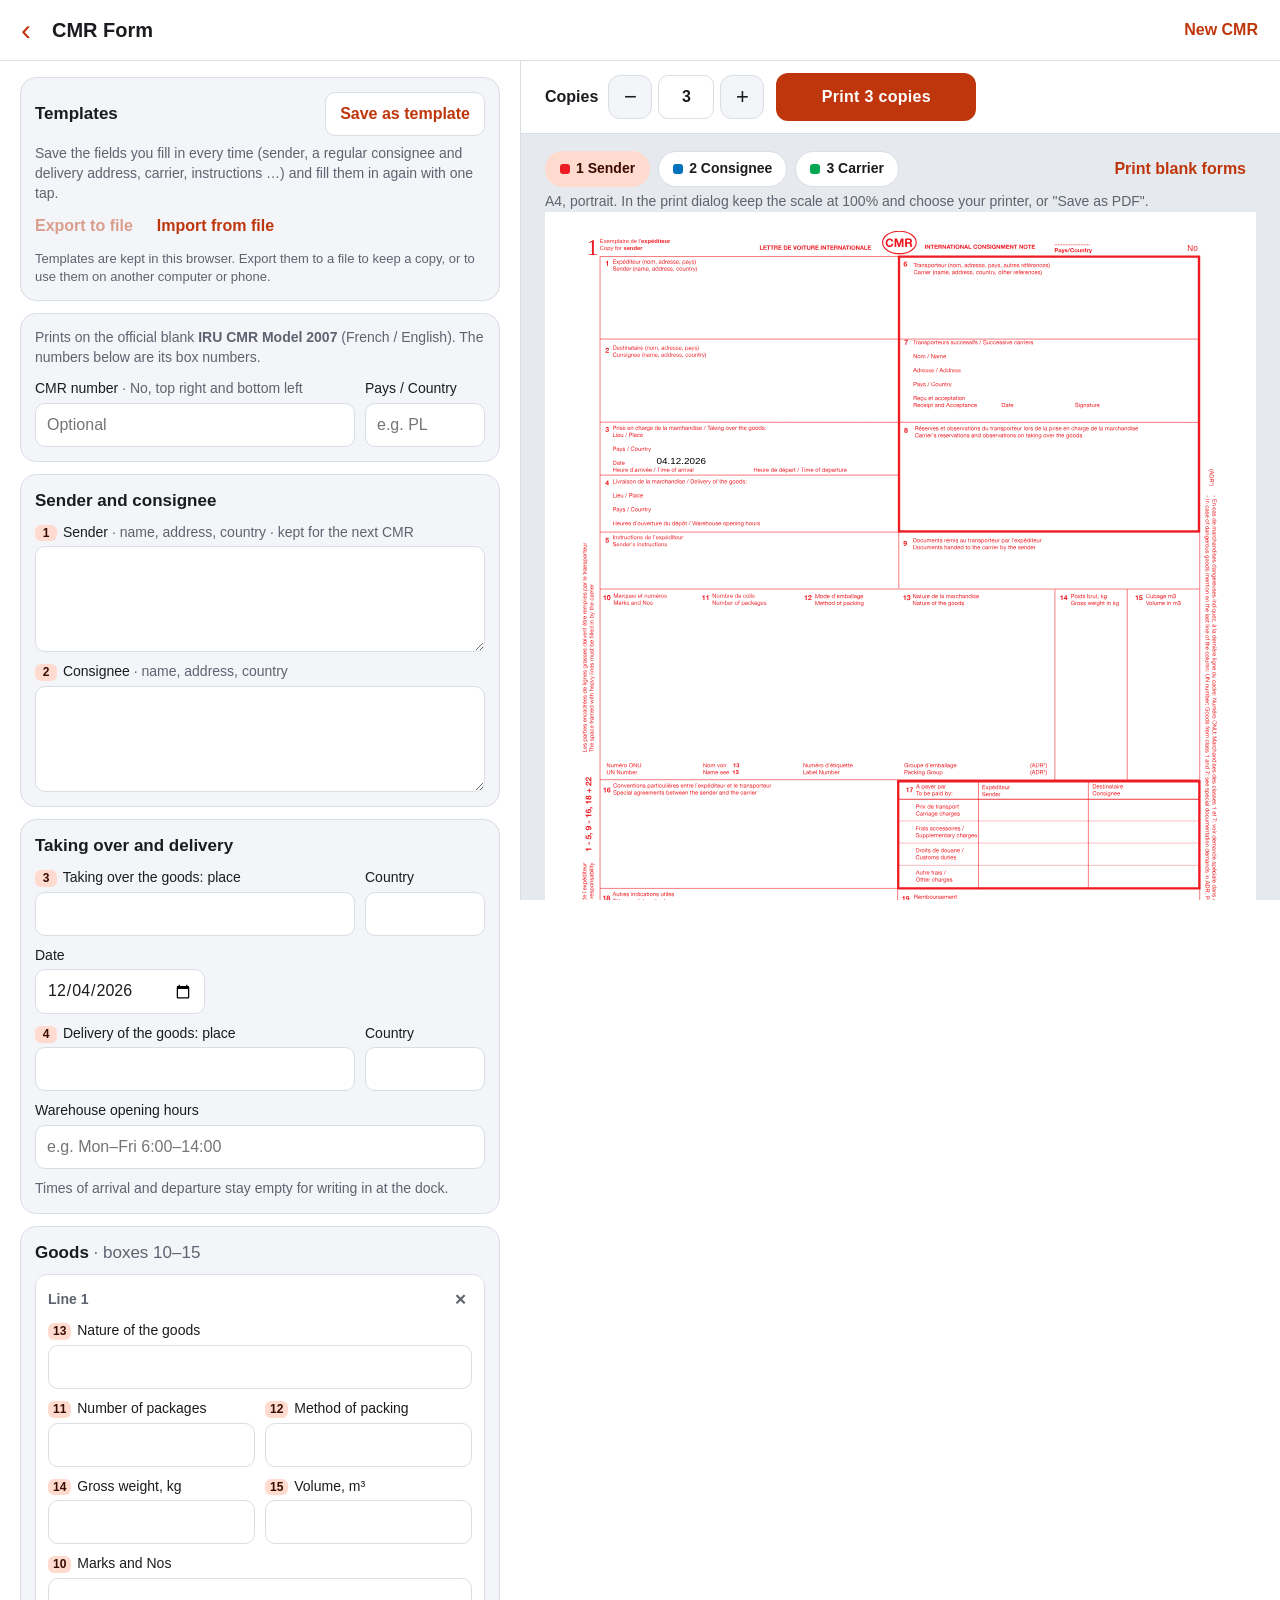
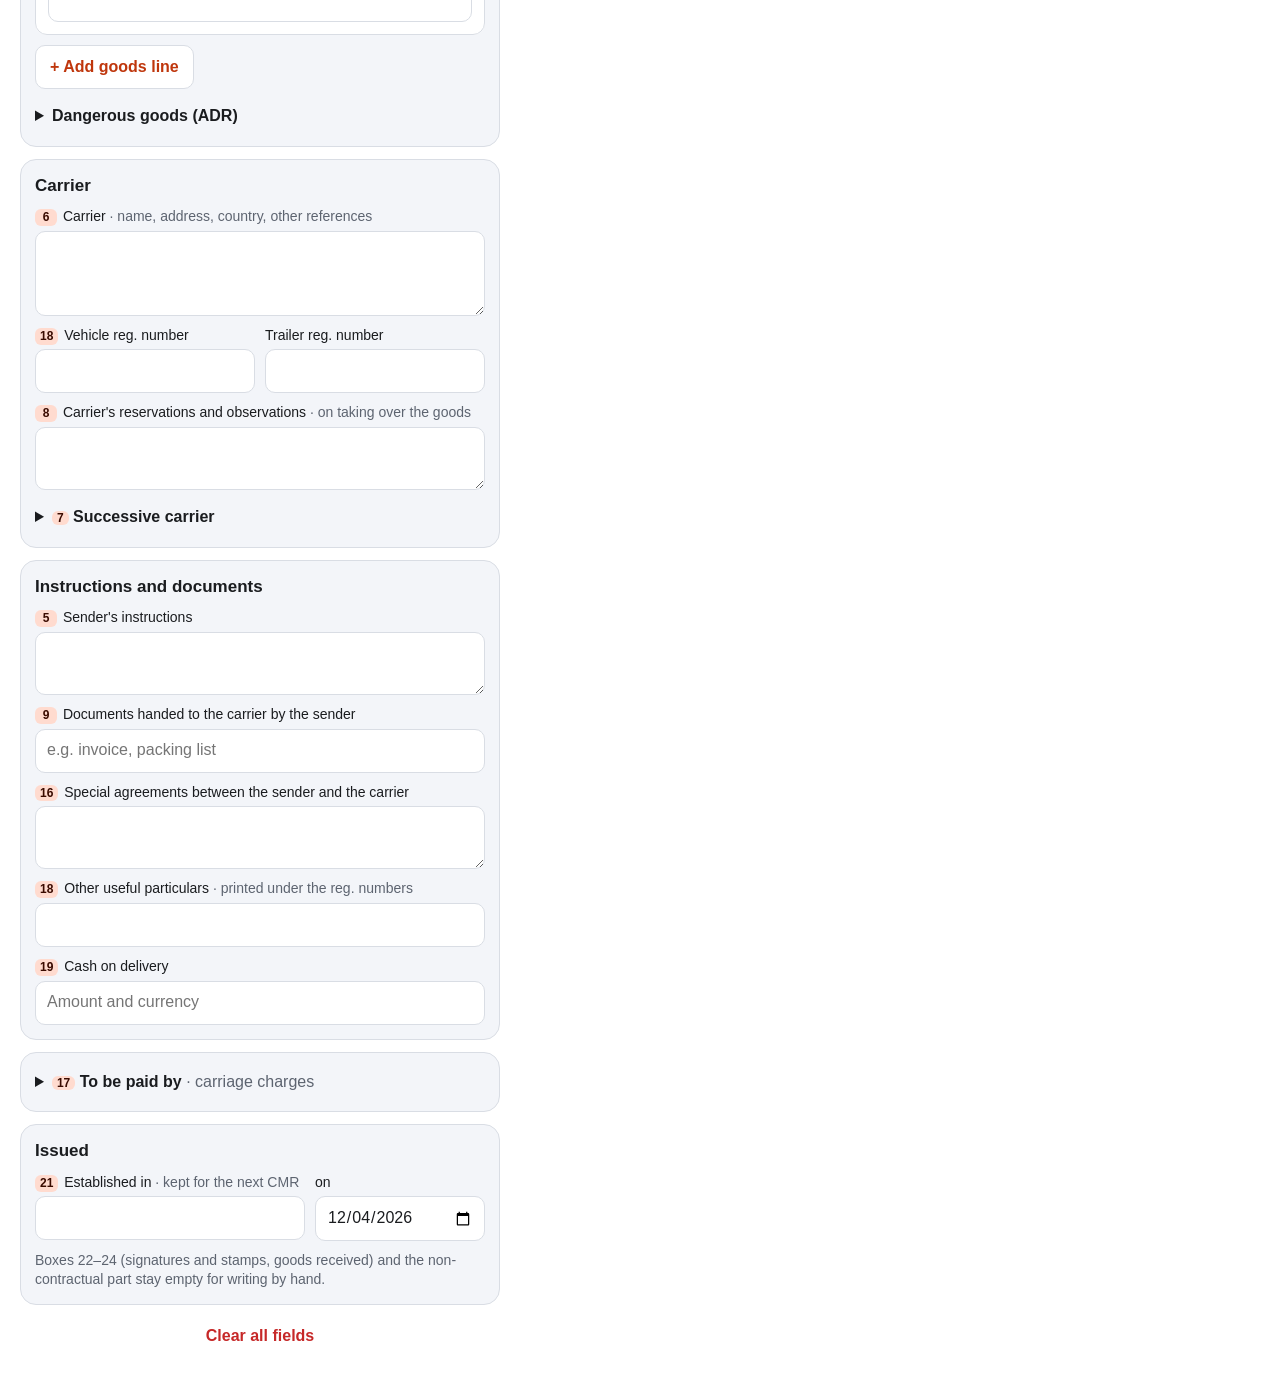
<file: cmr/index.html>
<!doctype html>
<html lang="en">
<head>
  <meta charset="utf-8">
  <meta name="viewport" content="width=device-width, initial-scale=1, viewport-fit=cover">
  <title>CMR Form</title>
  <meta name="description" content="Fill in the CMR consignment note and print it on the official IRU CMR Model 2007 form, as many copies as you need.">
  <meta name="theme-color" content="#BF360C">
  <meta name="apple-mobile-web-app-capable" content="yes">
  <meta name="mobile-web-app-capable" content="yes">
  <meta name="apple-mobile-web-app-title" content="CMR Form">
  <meta name="apple-mobile-web-app-status-bar-style" content="default">
  <link rel="manifest" href="manifest.webmanifest">
  <link rel="apple-touch-icon" href="icons/apple-touch-icon.png">
  <link rel="icon" type="image/svg+xml" href="icons/icon.svg">
  <link rel="stylesheet" href="styles.css">
  <script type="module" src="js/app.js"></script>
</head>
<body>
<div class="app">
  <header class="topbar">
    <a class="back" href="../" aria-label="Warehouse Tools">‹</a>
    <h1>CMR Form</h1>
    <button id="new-btn" class="text-btn" type="button">New CMR</button>
  </header>

  <div class="layout">
    <form id="form" class="editor" autocomplete="off" novalidate>

      <section class="card templates">
        <div class="card-head">
          <h2>Templates</h2>
          <button id="tpl-save" class="secondary-btn" type="button">Save as template</button>
        </div>
        <p id="tpl-empty" class="hint">Save the fields you fill in every time (sender, a regular consignee and delivery address, carrier, instructions …) and fill them in again with one tap.</p>
        <ul id="tpl-list" class="tpl-list"></ul>
        <div class="tpl-file">
          <button id="tpl-export" class="text-btn" type="button">Export to file</button>
          <button id="tpl-import-btn" class="text-btn" type="button">Import from file</button>
          <input id="tpl-import" type="file" accept=".json,application/json" hidden>
        </div>
        <p class="hint small">Templates are kept in this browser. Export them to a file to keep a copy, or to use them on another computer or phone.</p>
      </section>

      <section class="card">
        <p class="form-note">Prints on the official blank <strong>IRU CMR Model 2007</strong> (French / English). The numbers below are its box numbers.</p>
        <div class="row">
          <label class="field grow">
            <span class="fl">CMR number <span class="muted">· No, top right and bottom left</span></span>
            <input data-key="no" type="text" placeholder="Optional" spellcheck="false">
          </label>
          <label class="field country">
            <span class="fl">Pays / Country</span>
            <input data-key="country" type="text" placeholder="e.g. PL" autocapitalize="characters" spellcheck="false">
          </label>
        </div>
      </section>

      <section class="card">
        <h2>Sender and consignee</h2>
        <label class="field">
          <span class="fl"><b>1</b> Sender <span class="muted">· name, address, country · kept for the next CMR</span></span>
          <textarea data-key="sender" rows="4"></textarea>
        </label>
        <label class="field">
          <span class="fl"><b>2</b> Consignee <span class="muted">· name, address, country</span></span>
          <textarea data-key="consignee" rows="4"></textarea>
        </label>
      </section>

      <section class="card">
        <h2>Taking over and delivery</h2>
        <div class="row">
          <label class="field grow">
            <span class="fl"><b>3</b> Taking over the goods: place</span>
            <input data-key="takeoverPlace" type="text">
          </label>
          <label class="field country">
            <span class="fl">Country</span>
            <input data-key="takeoverCountry" type="text">
          </label>
          <label class="field date">
            <span class="fl">Date</span>
            <input data-key="takeoverDate" type="date">
          </label>
        </div>
        <div class="row">
          <label class="field grow">
            <span class="fl"><b>4</b> Delivery of the goods: place</span>
            <input data-key="deliveryPlace" type="text">
          </label>
          <label class="field country">
            <span class="fl">Country</span>
            <input data-key="deliveryCountry" type="text">
          </label>
        </div>
        <label class="field">
          <span class="fl">Warehouse opening hours</span>
          <input data-key="deliveryHours" type="text" placeholder="e.g. Mon–Fri 6:00–14:00">
        </label>
        <p class="hint">Times of arrival and departure stay empty for writing in at the dock.</p>
      </section>

      <section class="card">
        <h2>Goods <span class="muted">· boxes 10–15</span></h2>
        <div id="items"></div>
        <button id="add-item" class="secondary-btn" type="button">+ Add goods line</button>
        <p id="goods-total" class="total-line"></p>
        <details class="sub" id="adr-details">
          <summary>Dangerous goods (ADR)</summary>
          <p class="hint">Printed on the last line of the goods box. Write the proper shipping name in 13 Nature of the goods.</p>
          <div class="row">
            <label class="field grow"><span class="fl">UN number</span><input data-key="adrUn" type="text" inputmode="numeric"></label>
            <label class="field grow"><span class="fl">Label number</span><input data-key="adrLabel" type="text"></label>
            <label class="field grow"><span class="fl">Packing group</span><input data-key="adrGroup" type="text"></label>
          </div>
        </details>
      </section>

      <section class="card">
        <h2>Carrier</h2>
        <label class="field">
          <span class="fl"><b>6</b> Carrier <span class="muted">· name, address, country, other references</span></span>
          <textarea data-key="carrier" rows="3"></textarea>
        </label>
        <div class="row">
          <label class="field grow"><span class="fl"><b>18</b> Vehicle reg. number</span><input data-key="truck" type="text" autocapitalize="characters" spellcheck="false"></label>
          <label class="field grow"><span class="fl">Trailer reg. number</span><input data-key="trailer" type="text" autocapitalize="characters" spellcheck="false"></label>
        </div>
        <label class="field">
          <span class="fl"><b>8</b> Carrier's reservations and observations <span class="muted">· on taking over the goods</span></span>
          <textarea data-key="reservations" rows="2"></textarea>
        </label>
        <details class="sub">
          <summary><b>7</b> Successive carrier</summary>
          <label class="field"><span class="fl">Name</span><input data-key="succName" type="text"></label>
          <label class="field"><span class="fl">Address</span><input data-key="succAddress" type="text"></label>
          <label class="field"><span class="fl">Country</span><input data-key="succCountry" type="text"></label>
        </details>
      </section>

      <section class="card">
        <h2>Instructions and documents</h2>
        <label class="field">
          <span class="fl"><b>5</b> Sender's instructions</span>
          <textarea data-key="instructions" rows="2"></textarea>
        </label>
        <label class="field">
          <span class="fl"><b>9</b> Documents handed to the carrier by the sender</span>
          <input data-key="documents" type="text" placeholder="e.g. invoice, packing list">
        </label>
        <label class="field">
          <span class="fl"><b>16</b> Special agreements between the sender and the carrier</span>
          <textarea data-key="special" rows="2"></textarea>
        </label>
        <label class="field">
          <span class="fl"><b>18</b> Other useful particulars <span class="muted">· printed under the reg. numbers</span></span>
          <input data-key="other" type="text">
        </label>
        <label class="field">
          <span class="fl"><b>19</b> Cash on delivery</span>
          <input data-key="cod" type="text" placeholder="Amount and currency">
        </label>
      </section>

      <section class="card">
        <details class="sub">
          <summary><b>17</b> To be paid by <span class="muted">· carriage charges</span></summary>
          <p class="hint">Write the currency with the amount, e.g. 1 250,00 EUR.</p>
          <div class="charges-grid" id="charges"></div>
        </details>
      </section>

      <section class="card">
        <h2>Issued</h2>
        <div class="row">
          <label class="field grow">
            <span class="fl"><b>21</b> Established in <span class="muted">· kept for the next CMR</span></span>
            <input data-key="issuedPlace" type="text">
          </label>
          <label class="field date">
            <span class="fl">on</span>
            <input data-key="issuedDate" type="date">
          </label>
        </div>
        <p class="hint">Boxes 22–24 (signatures and stamps, goods received) and the non-contractual part stay empty for writing by hand.</p>
      </section>

      <button id="clear-btn" class="text-btn danger clear" type="button">Clear all fields</button>
    </form>

    <aside class="preview-pane" aria-label="Print preview">
      <div class="printbar">
        <div class="copies">
          <span class="copies-label">Copies</span>
          <button id="copies-minus" class="step" type="button" aria-label="Fewer copies">−</button>
          <input id="copies" type="number" min="1" max="10" inputmode="numeric" aria-label="Number of copies">
          <button id="copies-plus" class="step" type="button" aria-label="More copies">+</button>
        </div>
        <button id="print-btn" class="primary-btn" type="button" disabled>Print</button>
      </div>
      <div class="pane-body">
        <div class="pane-head">
          <div id="copy-chips" class="chips copy-chips" aria-label="Preview copy"></div>
          <button id="blank-btn" class="text-btn" type="button">Print blank forms</button>
        </div>
        <p id="fit-warning" class="fit-warning" role="status" hidden></p>
        <p class="hint print-hint">A4, portrait. In the print dialog keep the scale at 100% and choose your printer, or "Save as PDF".</p>
        <div id="preview-wrap" class="preview-wrap"><div id="preview" class="preview"></div></div>
      </div>
    </aside>
  </div>
</div>

<dialog id="tpl-dialog" class="dialog" aria-labelledby="tpl-dialog-title">
  <form id="tpl-form" method="dialog">
    <h2 id="tpl-dialog-title">Save as template</h2>
    <label class="field">
      <span class="fl">Name</span>
      <input id="tpl-name" type="text" maxlength="80" required placeholder="e.g. Muster Handel, Dortmund" autocomplete="off">
    </label>
    <fieldset class="tpl-groups">
      <legend class="fl">Save these fields</legend>
      <div id="tpl-groups"></div>
    </fieldset>
    <p class="hint small">Parts that are empty are not listed. The CMR number, the dates and the carrier's reservations are never saved.</p>
    <p id="tpl-error" class="tpl-error" role="alert" hidden></p>
    <div class="dialog-actions">
      <button class="text-btn" type="button" id="tpl-cancel">Cancel</button>
      <button class="primary-btn" type="submit" id="tpl-confirm">Save template</button>
    </div>
  </form>
</dialog>

<div id="toast" class="toast" role="status" hidden><span id="toast-text"></span><button id="toast-undo" class="text-btn" type="button" hidden>Undo</button></div>

<datalist id="packing-list">
  <option value="EUR pallet">
  <option value="Pallet">
  <option value="Carton">
  <option value="Box">
  <option value="Crate">
  <option value="Bag">
  <option value="Drum">
  <option value="Roll">
  <option value="Bundle">
  <option value="Loose">
</datalist>

<!-- IRU's blank form, loaded from template/iru-cmr-2007.svg and drawn on every page. -->
<div id="form-art" class="form-art" aria-hidden="true"></div>
<!-- The pages that go to the printer: built when printing, hidden on screen. -->
<div id="print-root" class="print-root" aria-hidden="true"></div>
</body>
</html>
</file>
<file: cmr/styles.css>
:root {
  --bg: #ffffff;
  --surface: #f3f5f9;
  --pane: #e6e9ee;
  --text: #1a1c1f;
  --muted: #5d6470;
  --line: #d9dde4;
  --field: #ffffff;
  --primary: #bf360c;
  --on-primary: #ffffff;
  --primary-soft: #ffdbcf;
  --on-primary-soft: #3a0b00;
  --danger: #c62828;
  color-scheme: light;
}

@media (prefers-color-scheme: dark) {
  :root {
    --bg: #111318;
    --surface: #1d2027;
    --pane: #0b0d10;
    --text: #e3e5ea;
    --muted: #a3a9b4;
    --line: #353a44;
    --field: #15181d;
    --primary: #ffb59d;
    --on-primary: #5d1900;
    --primary-soft: #6e2710;
    --on-primary-soft: #ffdbcf;
    --danger: #ffb4ab;
    color-scheme: dark;
  }
}

* { box-sizing: border-box; }

html, body {
  margin: 0;
  background: var(--bg);
  color: var(--text);
  font: 16px/1.4 -apple-system, BlinkMacSystemFont, "Segoe UI", Roboto, Helvetica, Arial, sans-serif;
  -webkit-text-size-adjust: 100%;
  -webkit-tap-highlight-color: transparent;
}

button, input, select, textarea { font: inherit; color: inherit; }
button { cursor: pointer; }
[hidden] { display: none !important; }

/* ---------- Top bar ---------- */

.topbar {
  position: sticky;
  top: 0;
  z-index: 5;
  display: flex;
  align-items: center;
  gap: 4px;
  padding: calc(env(safe-area-inset-top) + 8px) 12px 8px 4px;
  border-bottom: 1px solid var(--line);
  background: var(--bg);
}
.topbar h1 { flex: 1; margin: 0; font-size: 20px; font-weight: 600; }
.back {
  display: grid;
  place-items: center;
  width: 44px;
  height: 44px;
  border-radius: 22px;
  color: var(--primary);
  font-size: 30px;
  line-height: 1;
  text-decoration: none;
}
.back:active { background: var(--surface); }

.text-btn {
  border: 0;
  background: none;
  color: var(--primary);
  font-weight: 600;
  padding: 8px 10px;
  border-radius: 8px;
}
.text-btn:hover { background: var(--surface); }
.text-btn.danger { color: var(--danger); }

.icon-btn {
  border: 0;
  background: none;
  color: var(--muted);
  width: 36px;
  height: 36px;
  border-radius: 18px;
  font-size: 15px;
  flex: none;
}
.icon-btn:hover { background: var(--surface); color: var(--text); }

.primary-btn {
  border: 0;
  border-radius: 12px;
  padding: 0 20px;
  min-height: 48px;
  background: var(--primary);
  color: var(--on-primary);
  font-weight: 700;
  letter-spacing: 0.02em;
  white-space: nowrap;
}
.primary-btn:active { filter: brightness(0.92); }

.secondary-btn {
  border: 1px solid var(--line);
  border-radius: 10px;
  padding: 10px 14px;
  background: var(--bg);
  color: var(--primary);
  font-weight: 600;
}
.secondary-btn:hover { background: var(--surface); }

/* ---------- Layout ---------- */

.layout { display: block; }

.editor {
  max-width: 640px;
  margin: 0 auto;
  padding: 12px 12px 8px;
}

.preview-pane { background: var(--pane); }
.pane-body { padding: 16px 16px 120px; }
.pane-head { display: flex; flex-wrap: wrap; align-items: center; gap: 8px; justify-content: space-between; }
.print-hint { margin: 8px 0 12px; }

.preview-wrap { position: relative; overflow: hidden; }
.preview { transform-origin: 0 0; width: max-content; }
.preview .sheet { box-shadow: 0 1px 3px rgba(0, 0, 0, 0.25), 0 6px 24px rgba(0, 0, 0, 0.12); }

/* Phones: copies and Print stay at the bottom of the screen. */
.printbar {
  position: fixed;
  left: 0;
  right: 0;
  bottom: 0;
  z-index: 6;
  display: flex;
  align-items: center;
  gap: 12px;
  padding: 10px 16px calc(env(safe-area-inset-bottom) + 10px);
  border-top: 1px solid var(--line);
  background: var(--bg);
}
.printbar .primary-btn { flex: 1; min-width: 0; padding: 0 12px; }
.editor { padding-bottom: 24px; }
@media (max-width: 480px) { .printbar .copies-label { display: none; } }

@media (min-width: 1000px) {
  .layout {
    display: grid;
    grid-template-columns: minmax(400px, 520px) 1fr;
    align-items: start;
  }
  .editor { max-width: none; margin: 0; padding: 16px 20px 40px; }
  .preview-pane {
    position: sticky;
    top: 61px;
    height: calc(100vh - 61px);
    overflow-y: auto;
    border-left: 1px solid var(--line);
  }
  .printbar {
    position: sticky;
    top: 0;
    padding: 12px 24px;
    border-top: 0;
    border-bottom: 1px solid var(--line);
  }
  .printbar .primary-btn { flex: none; min-width: 200px; }
  .pane-body { padding: 16px 24px 32px; }
}

/* ---------- Form ---------- */

.card {
  margin-bottom: 12px;
  padding: 14px;
  border: 1px solid var(--line);
  border-radius: 16px;
  background: var(--surface);
}
.card h2 { margin: 0 0 10px; font-size: 17px; }
.muted { color: var(--muted); font-weight: 400; }
.hint { margin: 4px 0 0; color: var(--muted); font-size: 14px; }

.field { display: flex; flex-direction: column; gap: 4px; margin-bottom: 10px; min-width: 0; }
.field:last-child { margin-bottom: 0; }
.fl { font-size: 14px; color: var(--text); }
.fl b {
  display: inline-block;
  min-width: 22px;
  padding: 0 5px;
  margin-right: 2px;
  border-radius: 6px;
  background: var(--primary-soft);
  color: var(--on-primary-soft);
  font-size: 12px;
  text-align: center;
}

input[type="text"], input[type="date"], input[type="number"], select, textarea {
  width: 100%;
  min-height: 44px;
  padding: 9px 11px;
  border: 1px solid var(--line);
  border-radius: 10px;
  background: var(--field);
  font-size: 16px;
}
textarea { resize: vertical; line-height: 1.35; }
input:focus, select:focus, textarea:focus { outline: 2px solid var(--primary); outline-offset: -1px; border-color: transparent; }

.row { display: flex; gap: 10px; flex-wrap: wrap; margin-bottom: 10px; }
.row:last-child { margin-bottom: 0; }
.row > .field { margin-bottom: 0; }
.row .grow { flex: 1 1 200px; }
.row .date { flex: 0 1 170px; }
.row .country { flex: 0 1 120px; }
.form-note { margin: 0 0 12px; font-size: 14px; color: var(--muted); }

.chips { display: flex; flex-wrap: wrap; gap: 8px; }
.chip {
  display: inline-flex;
  align-items: center;
  gap: 6px;
  min-height: 36px;
  padding: 6px 14px;
  border: 1px solid var(--line);
  border-radius: 18px;
  background: var(--bg);
  font-size: 14px;
  font-weight: 600;
}
.chip[aria-pressed="true"] { background: var(--primary-soft); color: var(--on-primary-soft); border-color: transparent; }
.chip:disabled { opacity: 0.45; cursor: default; }
.chip .dot { width: 10px; height: 10px; border-radius: 3px; flex: none; }

.item {
  margin: 0 0 10px;
  padding: 10px 12px 12px;
  border: 1px solid var(--line);
  border-radius: 12px;
  background: var(--bg);
  min-width: 0;
}
.item-head { display: flex; align-items: center; justify-content: space-between; margin: -4px -6px 4px 0; font-weight: 600; font-size: 14px; color: var(--muted); }
.item-grid { display: grid; grid-template-columns: 1fr 1fr; gap: 10px; }
.item-grid .field { margin: 0; }
.item-grid .span2 { grid-column: 1 / -1; }
.total-line { margin: 10px 0 0; font-weight: 600; }
.total-line:empty { display: none; }

.sub { margin-top: 12px; }
.card > .sub:first-child { margin-top: 0; }
.sub summary { cursor: pointer; font-weight: 600; padding: 4px 0; }
.sub summary b { font-size: 12px; padding: 0 5px; border-radius: 6px; background: var(--primary-soft); color: var(--on-primary-soft); }
.sub[open] summary { margin-bottom: 10px; }

.charges-grid { display: grid; grid-template-columns: minmax(110px, 1.2fr) 1fr 1fr; gap: 6px; align-items: center; }
.charges-grid input { min-height: 38px; padding: 6px 8px; font-size: 15px; }
.ch-head { font-size: 13px; color: var(--muted); font-weight: 600; }
.ch-name { font-size: 14px; }

.clear { display: block; margin: 4px auto 0; }

/* ---------- Templates ---------- */

.card-head { display: flex; align-items: center; justify-content: space-between; gap: 8px; margin-bottom: 8px; }
.card-head h2 { margin: 0; }
.hint.small { font-size: 13px; }
.tpl-list { list-style: none; margin: 0; padding: 0; }
.tpl {
  display: flex;
  align-items: center;
  gap: 8px;
  padding: 8px 4px 8px 12px;
  margin-bottom: 8px;
  border: 1px solid var(--line);
  border-radius: 12px;
  background: var(--bg);
}
.tpl-text { flex: 1; min-width: 0; display: flex; flex-direction: column; }
.tpl-text b { overflow: hidden; text-overflow: ellipsis; white-space: nowrap; }
.tpl-text span { overflow: hidden; text-overflow: ellipsis; white-space: nowrap; color: var(--muted); font-size: 13px; }
.tpl .secondary-btn { padding: 8px 16px; }
.tpl-file { display: flex; flex-wrap: wrap; gap: 4px; margin: 4px -10px 0; }
.text-btn:disabled { opacity: 0.45; cursor: default; background: none; }

.dialog {
  width: min(520px, calc(100% - 24px));
  max-height: calc(100% - 24px);
  padding: 20px 20px 0;
  border: 1px solid var(--line);
  border-radius: 18px;
  background: var(--bg);
  color: var(--text);
}
.dialog::backdrop { background: rgba(0, 0, 0, 0.45); }
.dialog h2 { margin: 0 0 14px; font-size: 19px; }
.tpl-groups { margin: 4px 0 8px; padding: 0; border: 0; min-width: 0; }
.tpl-groups legend { margin-bottom: 4px; padding: 0; }
.check { display: flex; align-items: flex-start; gap: 10px; padding: 9px 2px; border-bottom: 1px solid var(--line); cursor: pointer; }
.check:last-child { border-bottom: 0; }
.check input { width: 20px; height: 20px; margin: 1px 0 0; flex: none; accent-color: var(--primary); }
.check-text { min-width: 0; display: flex; flex-direction: column; font-size: 15px; }
.check-text small { overflow: hidden; text-overflow: ellipsis; white-space: nowrap; color: var(--muted); font-size: 13px; }
.box-no {
  display: inline-block;
  padding: 0 5px;
  margin-right: 2px;
  border-radius: 6px;
  background: var(--primary-soft);
  color: var(--on-primary-soft);
  font-size: 12px;
}
.tpl-error { margin: 8px 0 0; color: var(--danger); font-weight: 600; }
/* The buttons stay in view when the list is long (phones). */
.dialog-actions {
  position: sticky;
  bottom: 0;
  display: flex;
  justify-content: flex-end;
  align-items: center;
  gap: 8px;
  margin-top: 8px;
  padding: 12px 0 16px;
  border-top: 1px solid var(--line);
  background: var(--bg);
}

.toast {
  position: fixed;
  left: 50%;
  bottom: calc(env(safe-area-inset-bottom) + 84px);
  z-index: 20;
  transform: translateX(-50%);
  display: flex;
  align-items: center;
  gap: 8px;
  width: max-content;
  max-width: calc(100% - 32px);
  padding: 10px 10px 10px 16px;
  border-radius: 12px;
  background: #263238;
  color: #fff;
  box-shadow: 0 6px 24px rgba(0, 0, 0, 0.25);
  font-size: 15px;
}
.toast .text-btn { color: #ffb59d; }
@media (min-width: 1000px) { .toast { bottom: 24px; } }

.copies { display: flex; align-items: center; gap: 6px; }
.copies-label { font-weight: 600; margin-right: 4px; }
.copies input { width: 56px; min-height: 44px; text-align: center; padding: 6px; font-weight: 700; -moz-appearance: textfield; appearance: textfield; }
.copies input::-webkit-inner-spin-button, .copies input::-webkit-outer-spin-button { -webkit-appearance: none; margin: 0; }
.step {
  width: 44px;
  height: 44px;
  border: 1px solid var(--line);
  border-radius: 12px;
  background: var(--surface);
  font-size: 22px;
  line-height: 1;
}
.step:disabled { opacity: 0.4; cursor: default; }

/* ==========================================================================
   The A4 sheet: IRU's blank CMR (Model 2007) with the data on top.
   Positions are in pt on the IRU page (595.22 × 842 pt), so the print matches the form exactly.
   ========================================================================== */

.sheet {
  --form: #ed1c24;
  position: relative;
  width: 210mm;
  height: 296mm;
  overflow: hidden;
  background: #fff;
  color: #000;
  font-family: Arial, "Liberation Sans", Arimo, Helvetica, sans-serif;
  font-size: 9pt;
  -webkit-print-color-adjust: exact;
  print-color-adjust: exact;
}

/* The IRU page reaches 1.5 mm from the paper edge, where printers cannot print: it is shrunk to
   97.5 % and centred, which leaves at least 7 mm all round. */
.page {
  position: absolute;
  left: 0;
  top: 0;
  width: 595.22pt;
  height: 842pt;
  transform-origin: 0 0;
  transform: translate(7.6pt, 2.7pt) scale(0.975);
}
.art { position: absolute; left: 0; top: 0; width: 595.22pt; height: 842pt; color: var(--form); overflow: visible; }

/* Copy heading, sample-number "No" and other texts printed in the colour of the copy */
.copy-head { color: var(--form); }
.copy-no {
  position: absolute;
  left: 13pt;
  top: 17.4pt;
  width: 25pt;
  text-align: right;
  font: 20pt/1 "Times New Roman", Times, "Liberation Serif", serif;
}
.copy-name {
  position: absolute;
  left: 39.3pt;
  white-space: nowrap;
  font: 5pt/1 "Helvetica Neue", Helvetica, Arial, sans-serif;
}
.copy-name b { font-weight: 700; }
.form-text { color: var(--form); font: 400 7pt/1 "Helvetica Neue", Helvetica, Arial, sans-serif; }

/* Filled-in data */
.v { position: absolute; overflow: hidden; line-height: 1; }
.v.line { display: flex; align-items: flex-end; overflow: visible; white-space: nowrap; }
.v.center { justify-content: center; }
.v.strong { font-weight: 700; }
.v.block { white-space: pre-wrap; overflow-wrap: anywhere; line-height: 1.17; }
.v.cell { display: flex; align-items: center; justify-content: flex-end; white-space: nowrap; }
.no-top { left: 464pt; width: 91pt; justify-content: flex-end; font-weight: 700; }
.no-top .form-text { margin-right: 0.3em; }
.no-bottom { left: 39pt; width: 200pt; height: 9pt; white-space: nowrap; font-size: 8pt; font-weight: 700; }

/* Boxes 10–15 */
.ggrid { position: absolute; display: grid; overflow: hidden; font-size: 8.5pt; line-height: 1.2; }
.gc { min-width: 0; padding: 0.15em 3pt 0.15em 10pt; white-space: pre-wrap; overflow-wrap: anywhere; }
.gc.num { padding: 0.15em 6pt 0.15em 3pt; text-align: right; }
.gc.filler { padding: 0; }
.gc.total { padding-top: 1.5pt; border-top: 0.5pt solid #000; font-weight: 700; }

.load-error { margin: 0; padding: 24px; border-radius: 12px; background: var(--surface); }
.fit-warning { margin: 8px 0 0; padding: 10px 12px; border-radius: 10px; background: #fff4d6; color: #6b4500; font-size: 14px; }
@media (prefers-color-scheme: dark) { .fit-warning { background: #3f3110; color: #ffd77a; } }

/* ---------- Printing: only the sheets go to the printer ---------- */

.print-root { position: fixed; left: -400mm; top: 0; visibility: hidden; pointer-events: none; }
.form-art { position: absolute; width: 0; height: 0; overflow: hidden; }

@page { size: A4 portrait; margin: 0; }

@media print {
  html, body { background: #fff !important; }
  .app { display: none !important; }
  .print-root { position: static; left: auto; visibility: visible; }
  .print-root .sheet { break-after: page; page-break-after: always; }
  .print-root .sheet:last-child { break-after: auto; page-break-after: auto; }
}
</file>
